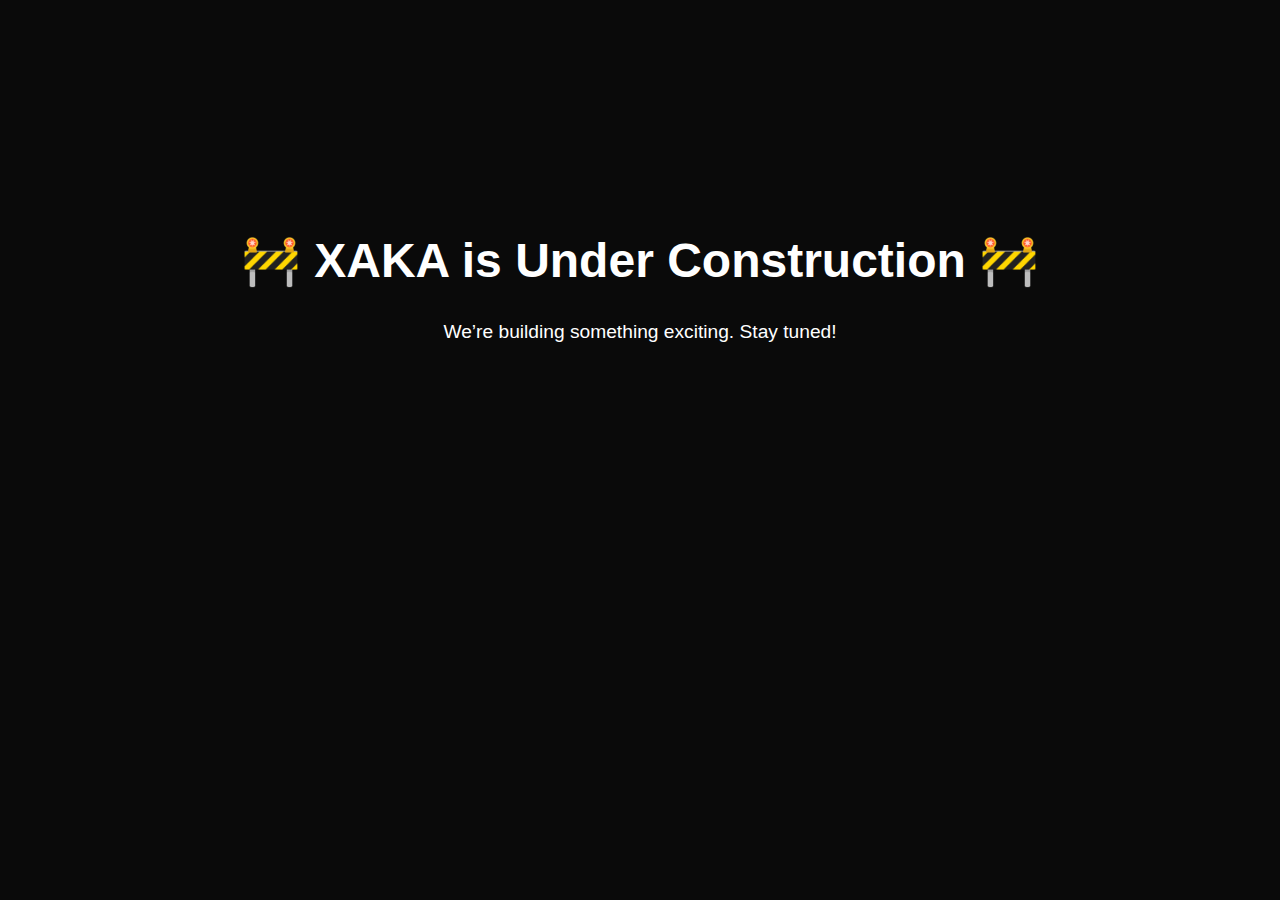
<file: Index.html>
<!DOCTYPE html>
<html lang="en">
<head>
<meta charset="UTF-8">
<meta name="viewport" content="width=device-width, initial-scale=1.0">
<title>XAKA – Under Construction</title>
<style>
  body { font-family: Arial, sans-serif; text-align: center; background: #0a0a0a; color: #fff; padding-top: 15%; }
  h1 { font-size: 3rem; }
  p { font-size: 1.2rem; }
</style>
</head>
<body>
  <h1>🚧 XAKA is Under Construction 🚧</h1>
  <p>We’re building something exciting. Stay tuned!</p>
</body>
</html>
</file>
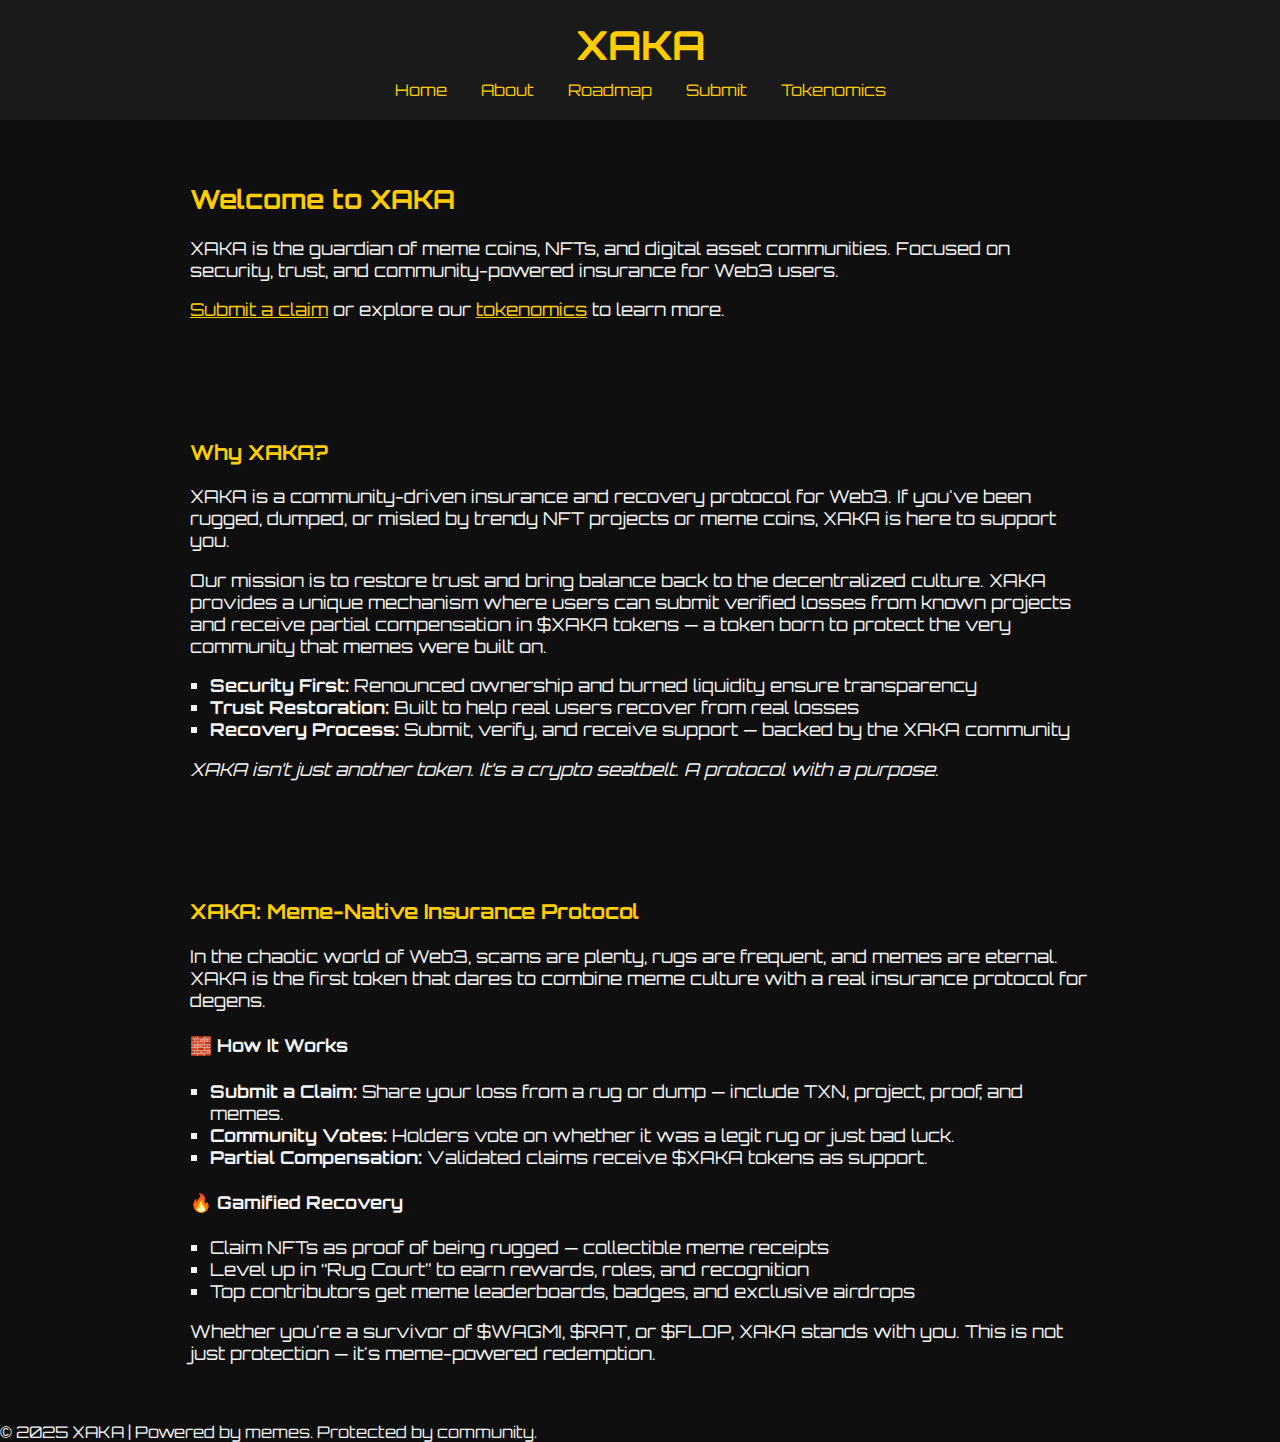
<file: index.html>
<!DOCTYPE html>
<html lang="en">
<head>
  <meta charset="UTF-8">
  <title>XAKA</title>
  <meta name="viewport" content="width=device-width, initial-scale=1.0">
  <link href="https://fonts.googleapis.com/css2?family=Orbitron:wght@600&display=swap" rel="stylesheet">
  <style>
    body {
      margin: 0;
      font-family: 'Orbitron', sans-serif;
      background-color: #0f0f0f;
      color: #f4f4f4;
    }
    header {
      background-color: #1a1a1a;
      padding: 20px;
      text-align: center;
    }
    header h1 {
      font-size: 2.5em;
      margin: 0;
      color: #ffcc00;
    }
    nav {
      margin-top: 10px;
    }
    nav a {
      color: #ffcc00;
      margin: 0 15px;
      text-decoration: none;
    }
    .content, .section {
      padding: 40px 20px;
      max-width: 900px;
      margin: 0 auto;
      font-size: 1.1em;
    }
    ul {
      list-style: square;
      padding-left: 20px;
    }
    h1, h2, h3 {
      color: #ffcc00;
    }
  </style>
</head>
<body>
  
<header>
  <h1>XAKA</h1>
  <nav>
    <a href="index.html">Home</a>
    <a href="about.html">About</a>
    <a href="roadmap.html">Roadmap</a>
    <a href="submit.html">Submit</a>
    <a href="tokenomics.html">Tokenomics</a>
  </nav>
</header>


  
    <div class="content">
      <h2>Welcome to XAKA</h2>
      <p>XAKA is the guardian of meme coins, NFTs, and digital asset communities. Focused on security, trust, and community-powered insurance for Web3 users.</p>
      <p><a href="submit.html" style="color:#ffcc00;">Submit a claim</a> or explore our <a href="tokenomics.html" style="color:#ffcc00;">tokenomics</a> to learn more.</p>
    </div>
    

  <section id="about" class="section">
    <h3>Why XAKA?</h3>
    <p>
      XAKA is a community-driven insurance and recovery protocol for Web3. If you've been rugged, dumped,
      or misled by trendy NFT projects or meme coins, XAKA is here to support you.
    </p>
    <p>
      Our mission is to restore trust and bring balance back to the decentralized culture. XAKA provides a
      unique mechanism where users can submit verified losses from known projects and receive partial
      compensation in $XAKA tokens — a token born to protect the very community that memes were built on.
    </p>
    <ul>
      <li><strong>Security First:</strong> Renounced ownership and burned liquidity ensure transparency</li>
      <li><strong>Trust Restoration:</strong> Built to help real users recover from real losses</li>
      <li><strong>Recovery Process:</strong> Submit, verify, and receive support — backed by the XAKA community</li>
    </ul>
    <p><em>XAKA isn’t just another token. It’s a crypto seatbelt. A protocol with a purpose.</em></p>
  </section>

  <section id="insurance" class="section">
    <h3>XAKA: Meme-Native Insurance Protocol</h3>
    <p>
      In the chaotic world of Web3, scams are plenty, rugs are frequent, and memes are eternal. XAKA is the first token that dares to combine meme culture with a real insurance protocol for degens.
    </p>
    <h4>🧱 How It Works</h4>
    <ul>
      <li><strong>Submit a Claim:</strong> Share your loss from a rug or dump — include TXN, project, proof, and memes.</li>
      <li><strong>Community Votes:</strong> Holders vote on whether it was a legit rug or just bad luck.</li>
      <li><strong>Partial Compensation:</strong> Validated claims receive $XAKA tokens as support.</li>
    </ul>
    <h4>🔥 Gamified Recovery</h4>
    <ul>
      <li>Claim NFTs as proof of being rugged — collectible meme receipts</li>
      <li>Level up in “Rug Court” to earn rewards, roles, and recognition</li>
      <li>Top contributors get meme leaderboards, badges, and exclusive airdrops</li>
    </ul>
    <p>
      Whether you're a survivor of $WAGMI, $RAT, or $FLOP, XAKA stands with you. This is not just protection — it's meme-powered redemption.
    </p>
  </section>

  <footer>
    &copy; 2025 XAKA | Powered by memes. Protected by community.
  </footer>
</body>
</html>
</file>
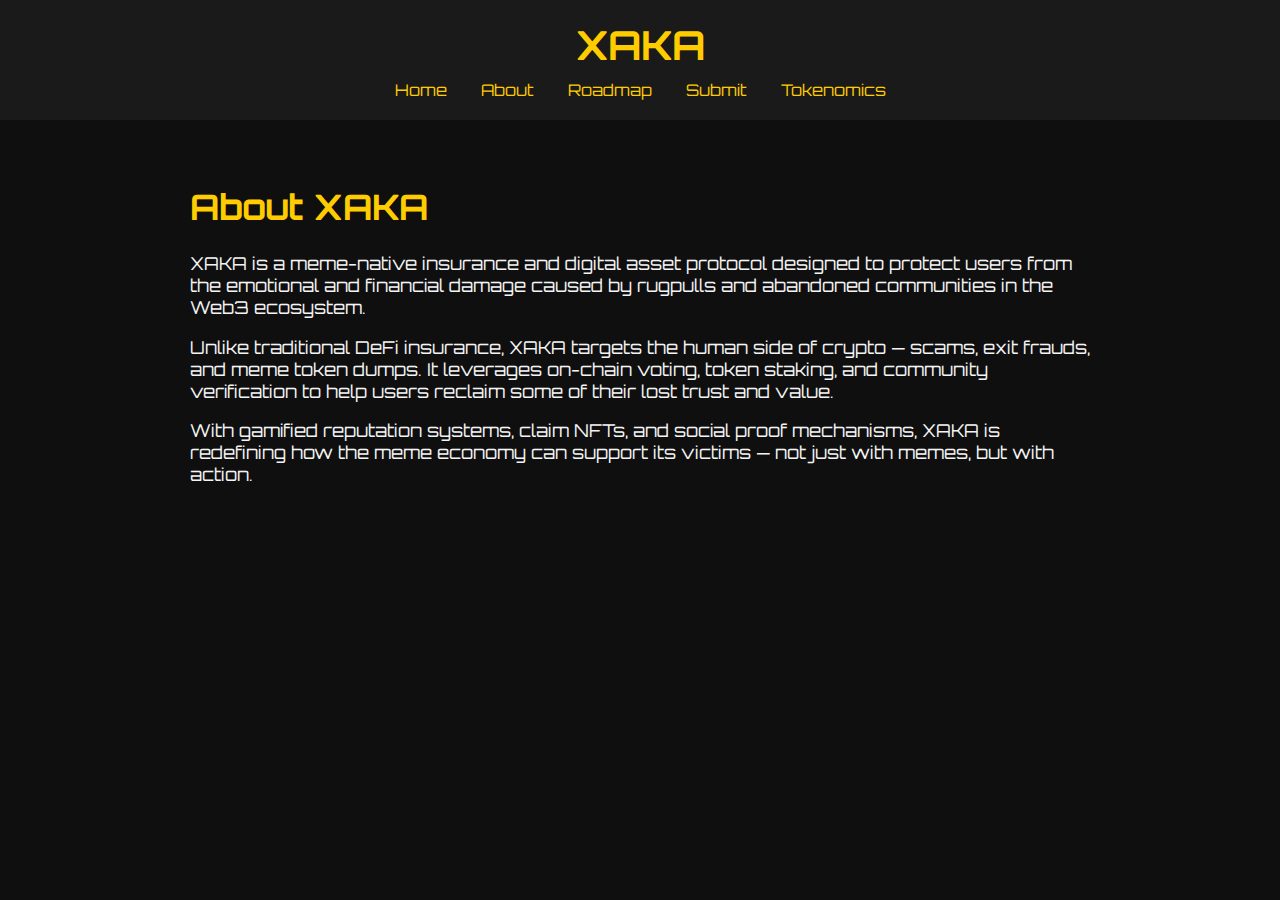
<file: about.html>
<!DOCTYPE html>
<html lang="en">
<head>
  <meta charset="UTF-8">
  <title>XAKA</title>
  <meta name="viewport" content="width=device-width, initial-scale=1.0">
  <link href="https://fonts.googleapis.com/css2?family=Orbitron:wght@600&display=swap" rel="stylesheet">
  <style>
    body {
      margin: 0;
      font-family: 'Orbitron', sans-serif;
      background-color: #0f0f0f;
      color: #f4f4f4;
    }
    header {
      background-color: #1a1a1a;
      padding: 20px;
      text-align: center;
    }
    header h1 {
      font-size: 2.5em;
      margin: 0;
      color: #ffcc00;
    }
    nav {
      margin-top: 10px;
    }
    nav a {
      color: #ffcc00;
      margin: 0 15px;
      text-decoration: none;
    }
    .content, .section {
      padding: 40px 20px;
      max-width: 900px;
      margin: 0 auto;
      font-size: 1.1em;
    }
    ul {
      list-style: square;
      padding-left: 20px;
    }
    h1, h2, h3 {
      color: #ffcc00;
    }
  </style>
</head>
<body>
  

<header>
  <h1>XAKA</h1>
  <nav>
    <a href="index.html">Home</a>
    <a href="about.html">About</a>
    <a href="roadmap.html">Roadmap</a>
    <a href="submit.html">Submit</a>
    <a href="tokenomics.html">Tokenomics</a>
  </nav>
</header>


  <div class="content">
    <h1>About XAKA</h1>
    <p>
      XAKA is a meme-native insurance and digital asset protocol designed to protect users from the emotional and financial damage caused by rugpulls and abandoned communities in the Web3 ecosystem.
    </p>
    <p>
      Unlike traditional DeFi insurance, XAKA targets the human side of crypto — scams, exit frauds, and meme token dumps. It leverages on-chain voting, token staking, and community verification to help users reclaim some of their lost trust and value.
    </p>
    <p>
      With gamified reputation systems, claim NFTs, and social proof mechanisms, XAKA is redefining how the meme economy can support its victims — not just with memes, but with action.
    </p>
  </div>
</body>
</html>
</file>
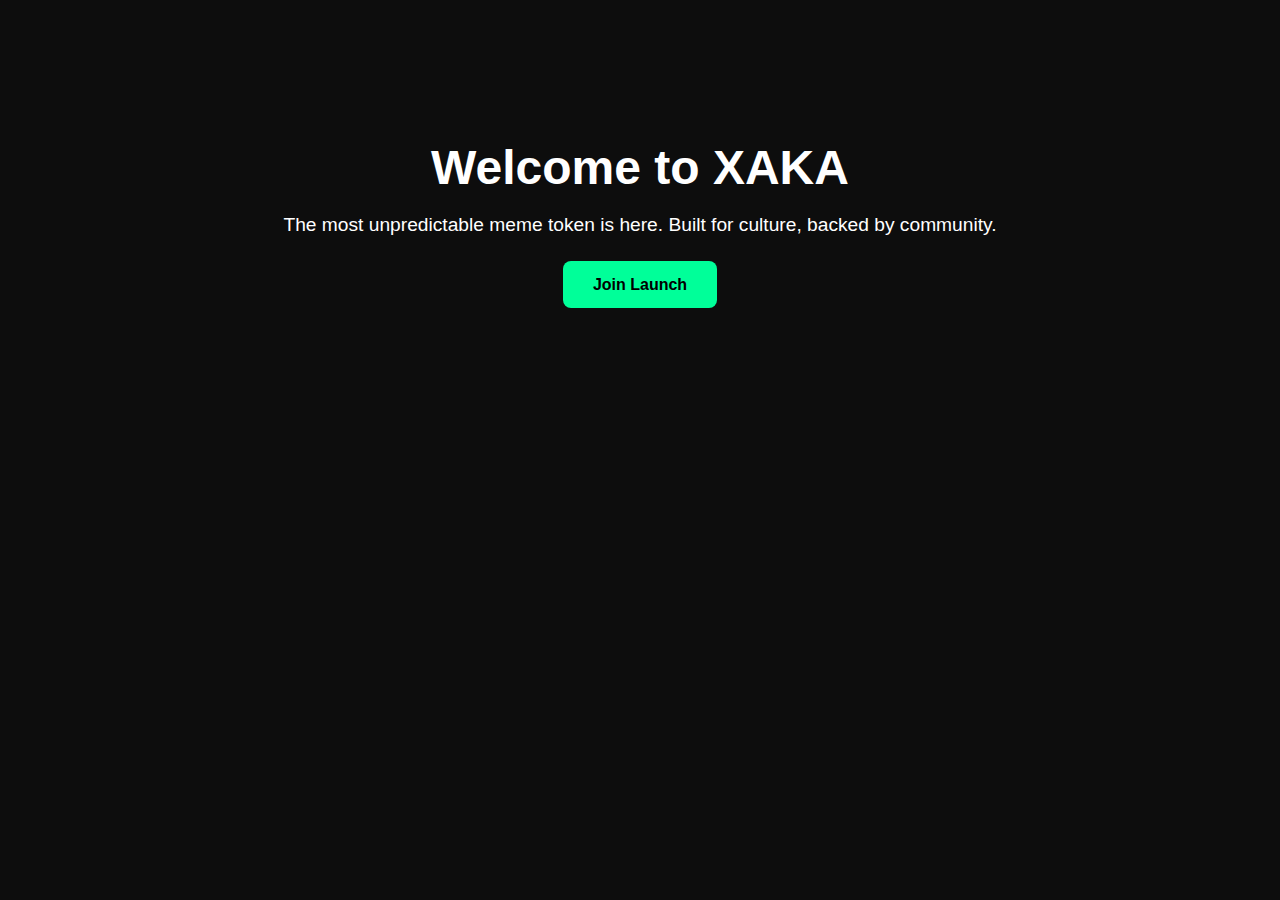
<file: index 3.html>
<!DOCTYPE html>
<html lang="en">
<head>
    <meta charset="UTF-8">
    <title>XAKA – Meme Coin of the Masses</title>
    <meta name="viewport" content="width=device-width, initial-scale=1">
    <style>
        body {
            background-color: #0d0d0d;
            color: #fff;
            font-family: Arial, sans-serif;
            text-align: center;
            padding: 100px 20px;
        }
        h1 {
            font-size: 3em;
            margin-bottom: 10px;
        }
        p {
            font-size: 1.2em;
            margin-bottom: 40px;
        }
        a.button {
            padding: 15px 30px;
            background: #00ff99;
            color: #000;
            text-decoration: none;
            font-weight: bold;
            border-radius: 8px;
            transition: background 0.3s;
        }
        a.button:hover {
            background: #00cc7a;
        }
    </style>
</head>
<body>
    <h1>Welcome to XAKA</h1>
    <p>The most unpredictable meme token is here. Built for culture, backed by community.</p>
    <a class="button" href="#">Join Launch</a>
</body>
</html>
</file>
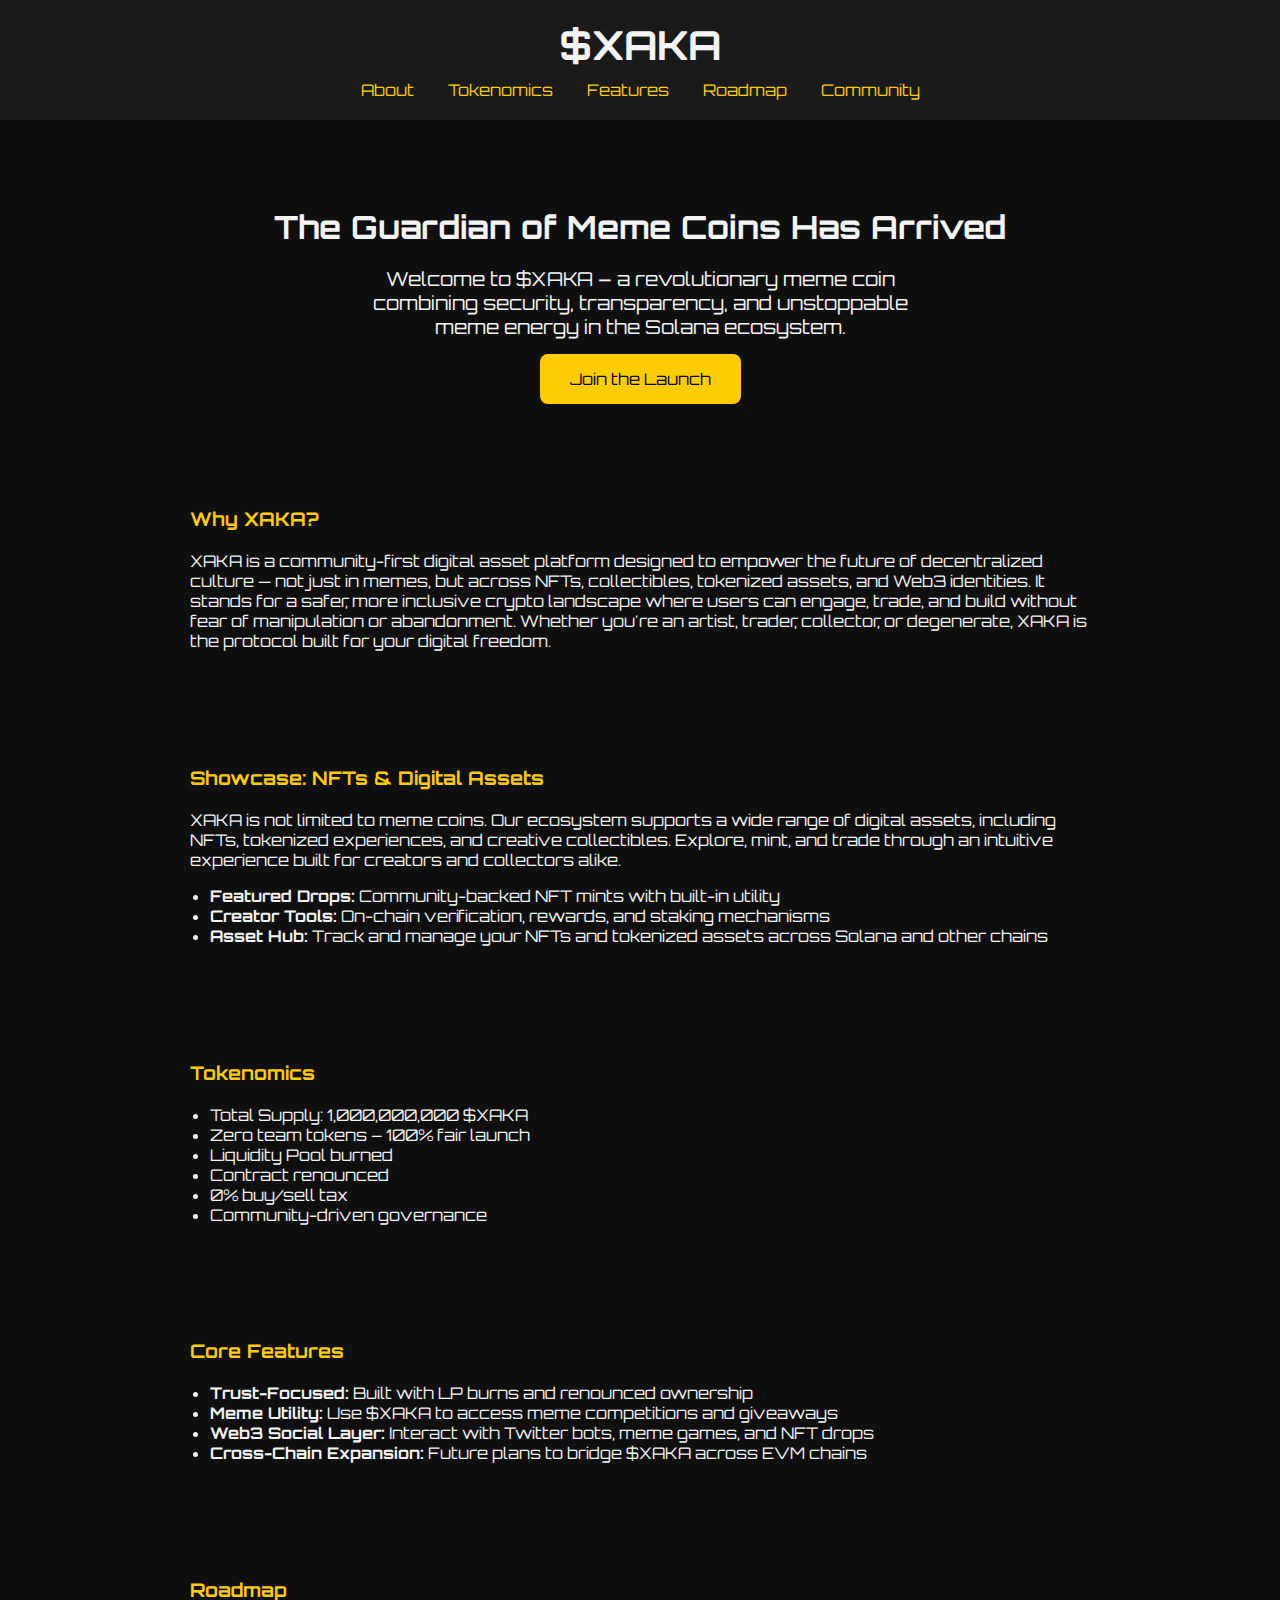
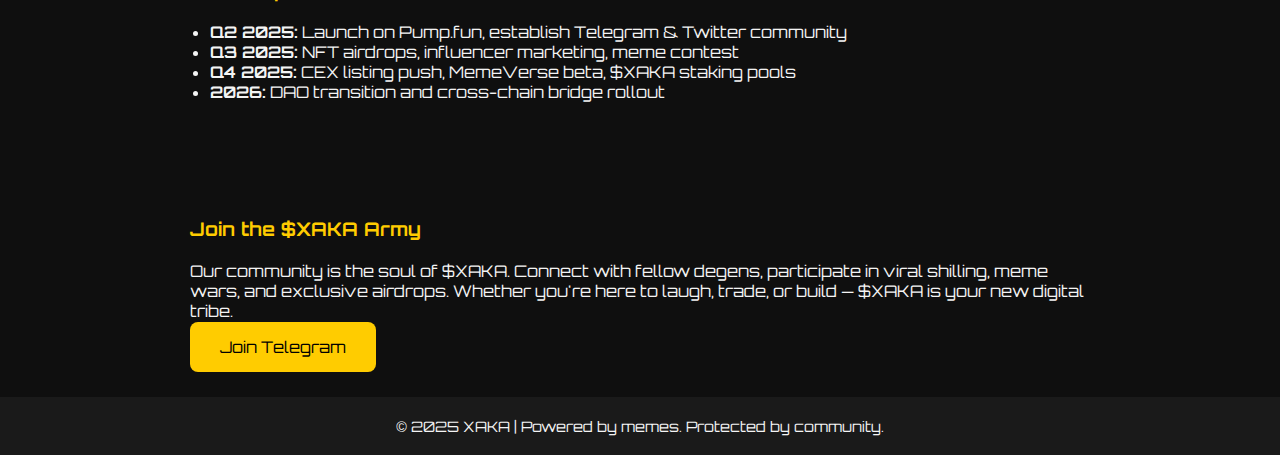
<file: index 9.html>
<!DOCTYPE html>
<html lang="en">
<head>
  <meta charset="UTF-8" />
  <meta name="viewport" content="width=device-width, initial-scale=1.0" />
  <title>XAKA | The Guardian of Meme Coins</title>
  <link href="https://fonts.googleapis.com/css2?family=Orbitron:wght@600&display=swap" rel="stylesheet">
  <style>
    body {
      margin: 0;
      font-family: 'Orbitron', sans-serif;
      background-color: #0f0f0f;
      color: #f4f4f4;
    }
    header {
      background-color: #1a1a1a;
      padding: 20px;
      text-align: center;
    }
    header h1 {
      font-size: 2.5em;
      margin: 0;
    }
    nav {
      margin-top: 10px;
    }
    nav a {
      color: #ffcc00;
      margin: 0 15px;
      text-decoration: none;
    }
    .hero {
      text-align: center;
      padding: 60px 20px;
    }
    .hero h2 {
      font-size: 2em;
      margin-bottom: 20px;
    }
    .hero p {
      font-size: 1.2em;
      max-width: 600px;
      margin: 0 auto 30px;
    }
    .btn {
      background-color: #ffcc00;
      border: none;
      padding: 15px 30px;
      font-size: 1em;
      cursor: pointer;
      color: #000;
      border-radius: 8px;
      text-decoration: none;
    }
    .section {
      padding: 40px 20px;
      max-width: 900px;
      margin: 0 auto;
    }
    .section h3 {
      color: #ffcc00;
      margin-bottom: 20px;
    }
    .section ul {
      list-style: disc;
      padding-left: 20px;
    }
    footer {
      text-align: center;
      padding: 20px;
      background-color: #1a1a1a;
      font-size: 0.9em;
    }
  </style>
</head>
<body>
  <header>
    <h1>$XAKA</h1>
    <nav>
      <a href="#about">About</a>
      <a href="#tokenomics">Tokenomics</a>
      <a href="#features">Features</a>
      <a href="#roadmap">Roadmap</a>
      <a href="#community">Community</a>
    </nav>
  </header>

  <div class="hero">
    <h2>The Guardian of Meme Coins Has Arrived</h2>
    <p>Welcome to $XAKA – a revolutionary meme coin combining security, transparency, and unstoppable meme energy in the Solana ecosystem.</p>
    <a href="#launch" class="btn">Join the Launch</a>
  </div>

  <section id="about" class="section">
    <h3>Why XAKA?</h3>
    <p>
      XAKA is a community-first digital asset platform designed to empower the future of decentralized culture — not just in memes, but across NFTs, collectibles, tokenized assets, and Web3 identities. It stands for a safer, more inclusive crypto landscape where users can engage, trade, and build without fear of manipulation or abandonment. Whether you're an artist, trader, collector, or degenerate, XAKA is the protocol built for your digital freedom.
    </p>
  </section>

  <section id="showcase" class="section">
    <h3>Showcase: NFTs & Digital Assets</h3>
    <p>
      XAKA is not limited to meme coins. Our ecosystem supports a wide range of digital assets, including NFTs, tokenized experiences, and creative collectibles. Explore, mint, and trade through an intuitive experience built for creators and collectors alike.
    </p>
    <ul>
      <li><strong>Featured Drops:</strong> Community-backed NFT mints with built-in utility</li>
      <li><strong>Creator Tools:</strong> On-chain verification, rewards, and staking mechanisms</li>
      <li><strong>Asset Hub:</strong> Track and manage your NFTs and tokenized assets across Solana and other chains</li>
    </ul>
  </section>

  <section id="tokenomics" class="section">
    <h3>Tokenomics</h3>
    <ul>
      <li>Total Supply: 1,000,000,000 $XAKA</li>
      <li>Zero team tokens – 100% fair launch</li>
      <li>Liquidity Pool burned</li>
      <li>Contract renounced</li>
      <li>0% buy/sell tax</li>
      <li>Community-driven governance</li>
    </ul>
  </section>

  <section id="features" class="section">
    <h3>Core Features</h3>
    <ul>
      <li><strong>Trust-Focused:</strong> Built with LP burns and renounced ownership</li>
      <li><strong>Meme Utility:</strong> Use $XAKA to access meme competitions and giveaways</li>
      <li><strong>Web3 Social Layer:</strong> Interact with Twitter bots, meme games, and NFT drops</li>
      <li><strong>Cross-Chain Expansion:</strong> Future plans to bridge $XAKA across EVM chains</li>
    </ul>
  </section>

  <section id="roadmap" class="section">
    <h3>Roadmap</h3>
    <ul>
      <li><strong>Q2 2025:</strong> Launch on Pump.fun, establish Telegram & Twitter community</li>
      <li><strong>Q3 2025:</strong> NFT airdrops, influencer marketing, meme contest</li>
      <li><strong>Q4 2025:</strong> CEX listing push, MemeVerse beta, $XAKA staking pools</li>
      <li><strong>2026:</strong> DAO transition and cross-chain bridge rollout</li>
    </ul>
  </section>

  <section id="community" class="section">
    <h3>Join the $XAKA Army</h3>
    <p>
      Our community is the soul of $XAKA. Connect with fellow degens, participate in viral shilling, meme wars, and exclusive airdrops. Whether you're here to laugh, trade, or build — $XAKA is your new digital tribe.
    </p>
    <a href="https://t.me/freexaka" class="btn">Join Telegram</a>
  </section>

  <footer>
    &copy; 2025 XAKA | Powered by memes. Protected by community.
  </footer>
</body>
</html>
</file>
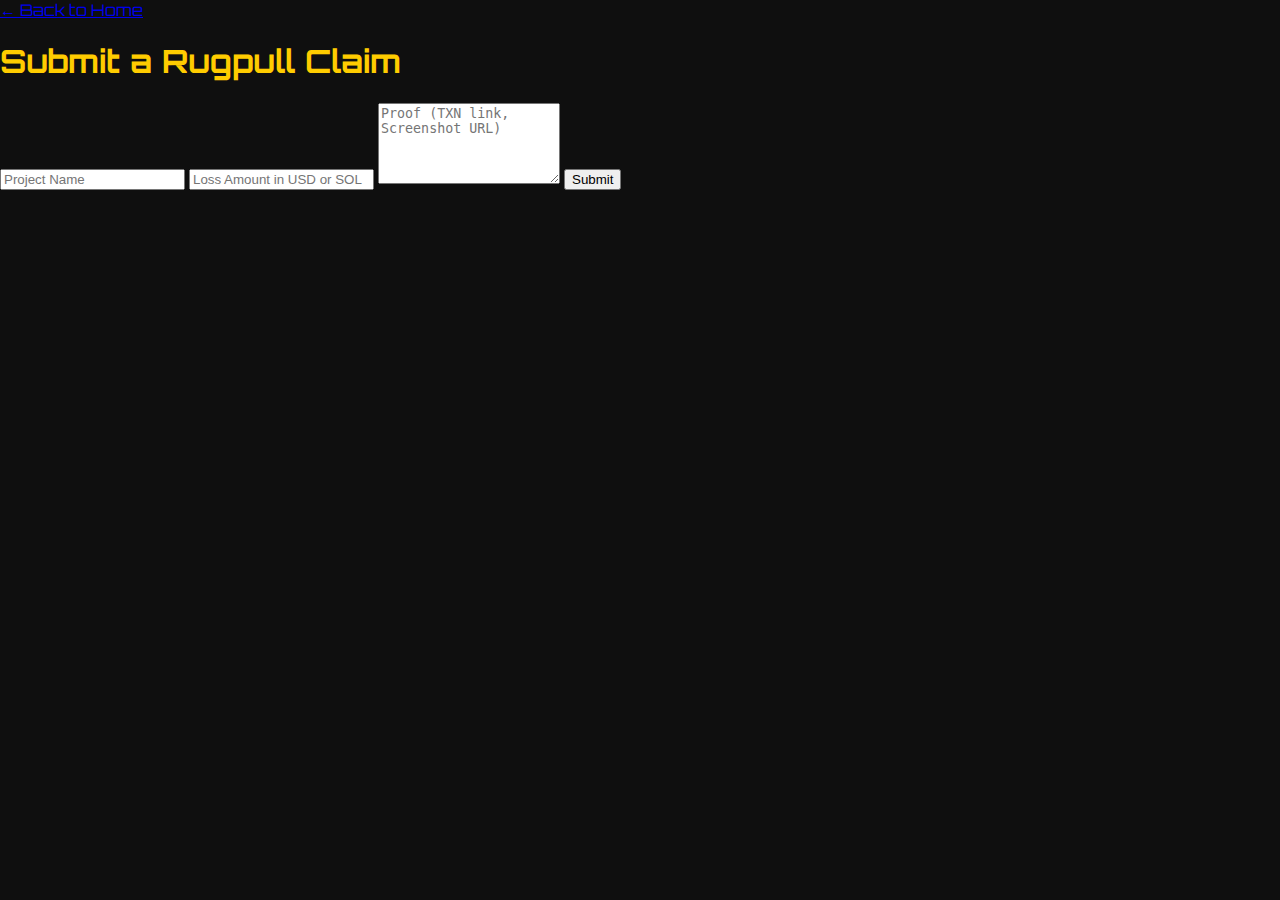
<file: submit.html>
<!DOCTYPE html>
<html lang="en">
<head>
  <meta charset="UTF-8">
  <title>XAKA</title>
  <meta name="viewport" content="width=device-width, initial-scale=1.0">
  <link href="https://fonts.googleapis.com/css2?family=Orbitron:wght@600&display=swap" rel="stylesheet">
  <style>
    body {
      margin: 0;
      font-family: 'Orbitron', sans-serif;
      background-color: #0f0f0f;
      color: #f4f4f4;
    }
    header {
      background-color: #1a1a1a;
      padding: 20px;
      text-align: center;
    }
    header h1 {
      font-size: 2.5em;
      margin: 0;
      color: #ffcc00;
    }
    nav {
      margin-top: 10px;
    }
    nav a {
      color: #ffcc00;
      margin: 0 15px;
      text-decoration: none;
    }
    .content, .section {
      padding: 40px 20px;
      max-width: 900px;
      margin: 0 auto;
      font-size: 1.1em;
    }
    ul {
      list-style: square;
      padding-left: 20px;
    }
    h1, h2, h3 {
      color: #ffcc00;
    }
  </style>
</head>
<body>
  <a href="index.html">&larr; Back to Home</a>
  <h1>Submit a Rugpull Claim</h1>
  <form>
    <input type="text" placeholder="Project Name" required />
    <input type="text" placeholder="Loss Amount in USD or SOL" required />
    <textarea placeholder="Proof (TXN link, Screenshot URL)" rows="5" required></textarea>
    <button type="submit">Submit</button>
  </form>
</body>
</html>
</file>
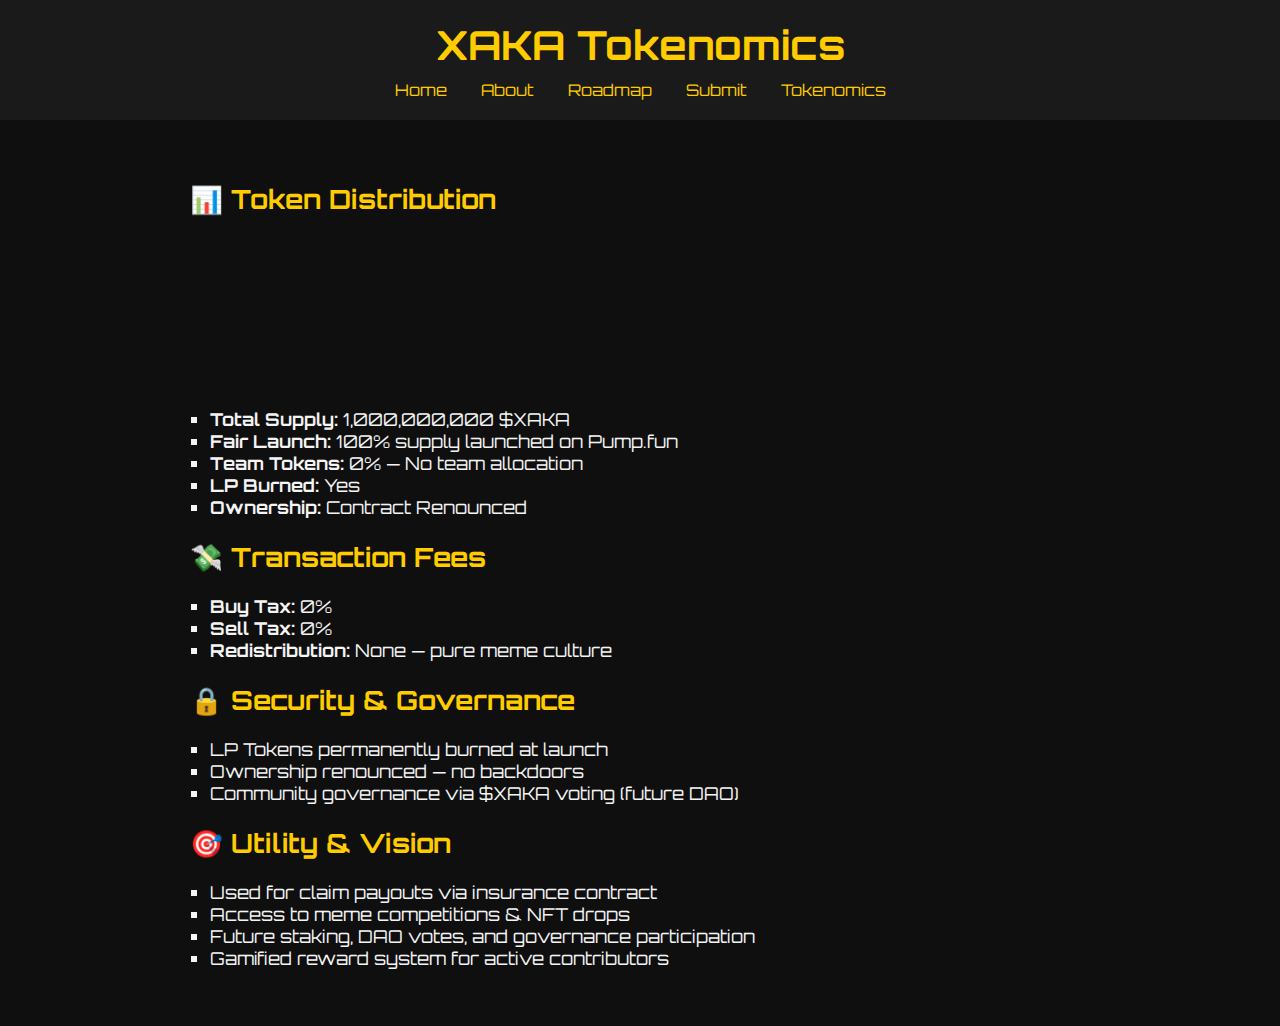
<file: tokenomics.html>
<!DOCTYPE html>
<html lang="en">
<head>
  <meta charset="UTF-8">
  <title>XAKA</title>
  <meta name="viewport" content="width=device-width, initial-scale=1.0">
  <link href="https://fonts.googleapis.com/css2?family=Orbitron:wght@600&display=swap" rel="stylesheet">
  <style>
    body {
      margin: 0;
      font-family: 'Orbitron', sans-serif;
      background-color: #0f0f0f;
      color: #f4f4f4;
    }
    header {
      background-color: #1a1a1a;
      padding: 20px;
      text-align: center;
    }
    header h1 {
      font-size: 2.5em;
      margin: 0;
      color: #ffcc00;
    }
    nav {
      margin-top: 10px;
    }
    nav a {
      color: #ffcc00;
      margin: 0 15px;
      text-decoration: none;
    }
    .content, .section {
      padding: 40px 20px;
      max-width: 900px;
      margin: 0 auto;
      font-size: 1.1em;
    }
    ul {
      list-style: square;
      padding-left: 20px;
    }
    h1, h2, h3 {
      color: #ffcc00;
    }
  </style>
</head>
<body>
  <header>
    <h1>XAKA Tokenomics</h1>
    
<nav>
  <a href="index.html">Home</a>
  <a href="about.html">About</a>
  <a href="roadmap.html">Roadmap</a>
  <a href="submit.html">Submit</a>
  <a href="tokenomics.html">Tokenomics</a>
</nav>

  </header>

  <div class="content">
    <h2>📊 Token Distribution</h2>
    <canvas id="tokenChart"></canvas>
    <ul>
      <li><strong>Total Supply:</strong> 1,000,000,000 $XAKA</li>
      <li><strong>Fair Launch:</strong> 100% supply launched on Pump.fun</li>
      <li><strong>Team Tokens:</strong> 0% — No team allocation</li>
      <li><strong>LP Burned:</strong> Yes</li>
      <li><strong>Ownership:</strong> Contract Renounced</li>
    </ul>

    <h2>💸 Transaction Fees</h2>
    <ul>
      <li><strong>Buy Tax:</strong> 0%</li>
      <li><strong>Sell Tax:</strong> 0%</li>
      <li><strong>Redistribution:</strong> None — pure meme culture</li>
    </ul>

    <h2>🔒 Security & Governance</h2>
    <ul>
      <li>LP Tokens permanently burned at launch</li>
      <li>Ownership renounced — no backdoors</li>
      <li>Community governance via $XAKA voting (future DAO)</li>
    </ul>

    <h2>🎯 Utility & Vision</h2>
    <ul>
      <li>Used for claim payouts via insurance contract</li>
      <li>Access to meme competitions & NFT drops</li>
      <li>Future staking, DAO votes, and governance participation</li>
      <li>Gamified reward system for active contributors</li>
    </ul>
  </div>

  <script>
    const ctx = document.getElementById('tokenChart');
    new Chart(ctx, {
      type: 'doughnut',
      data: {
        labels: ['Community (100%)', 'Team (0%)'],
        datasets: [{
          label: 'Token Allocation',
          data: [100, 0],
          backgroundColor: ['#ffcc00', '#444'],
          borderColor: '#222',
          borderWidth: 1
        }]
      },
      options: {
        plugins: {
          legend: { labels: { color: '#fff' } }
        }
      }
    });
  </script>
</body>
</html>
</file>
